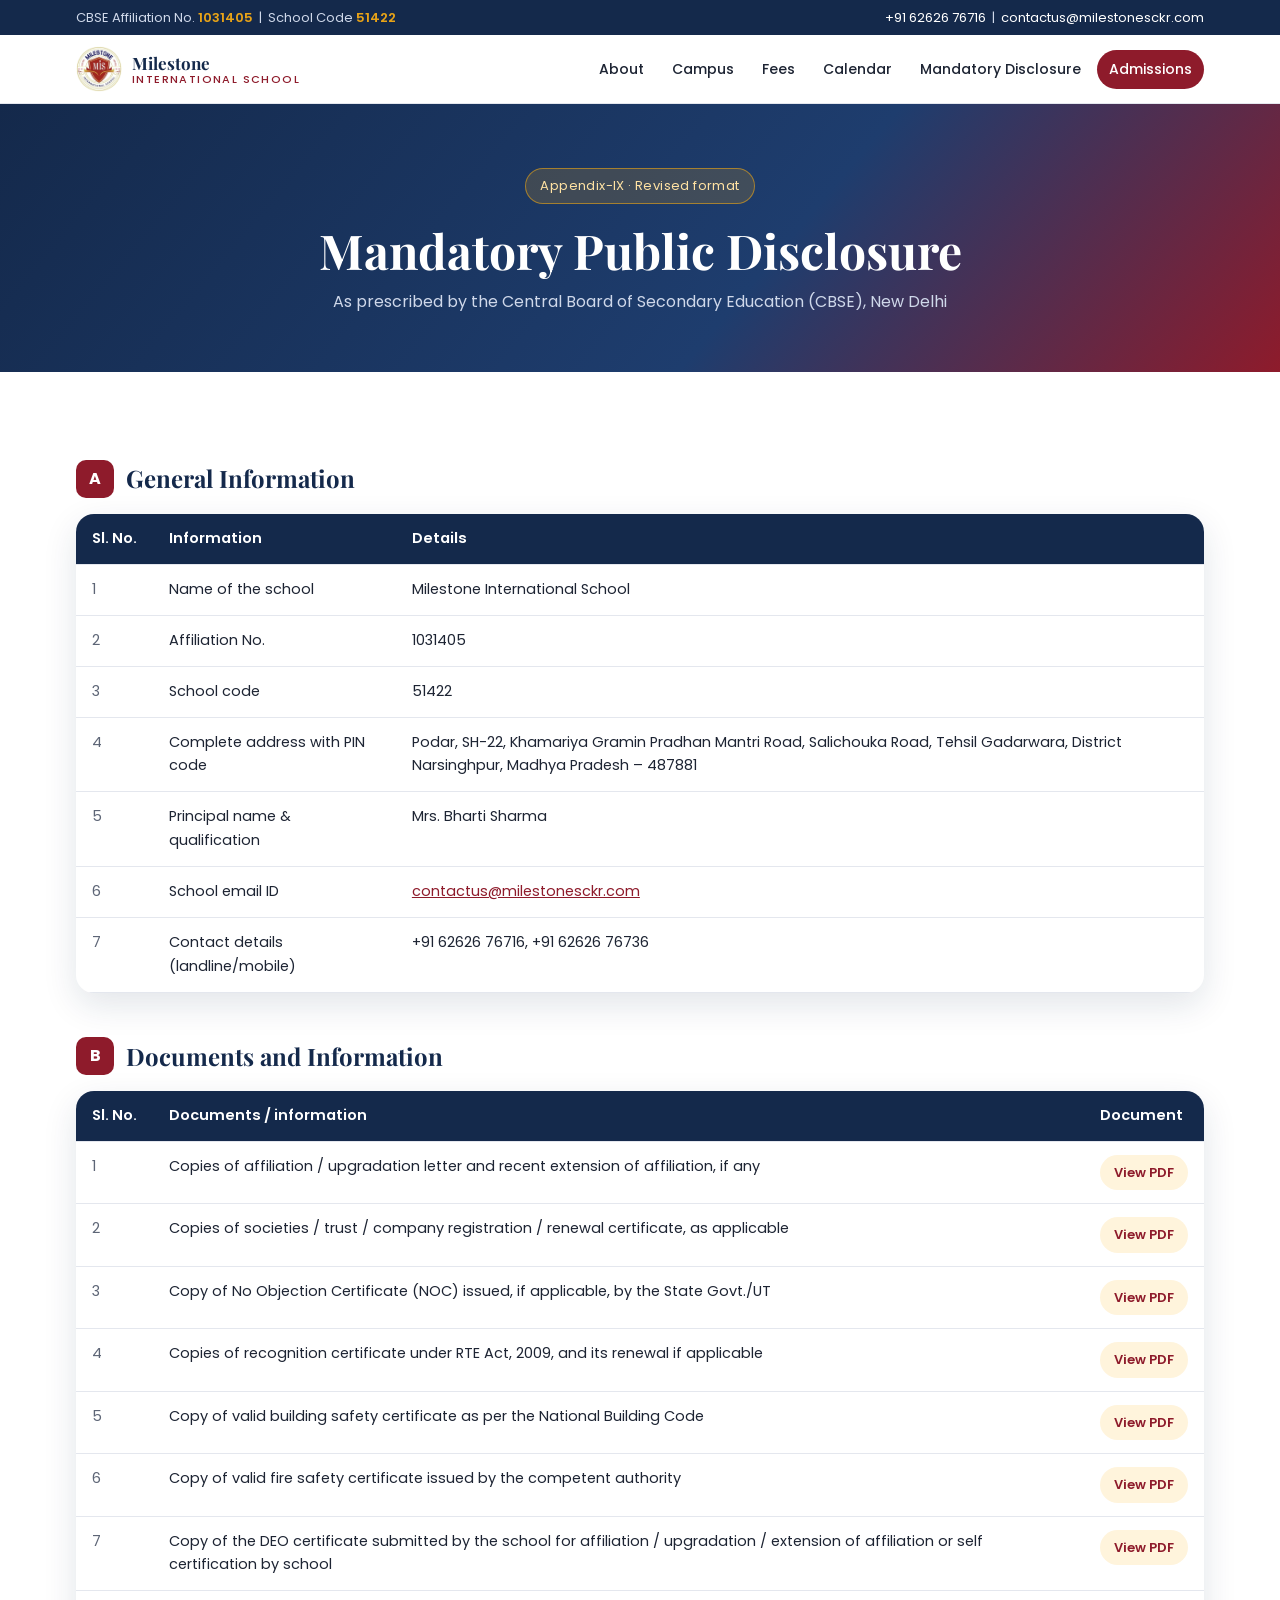
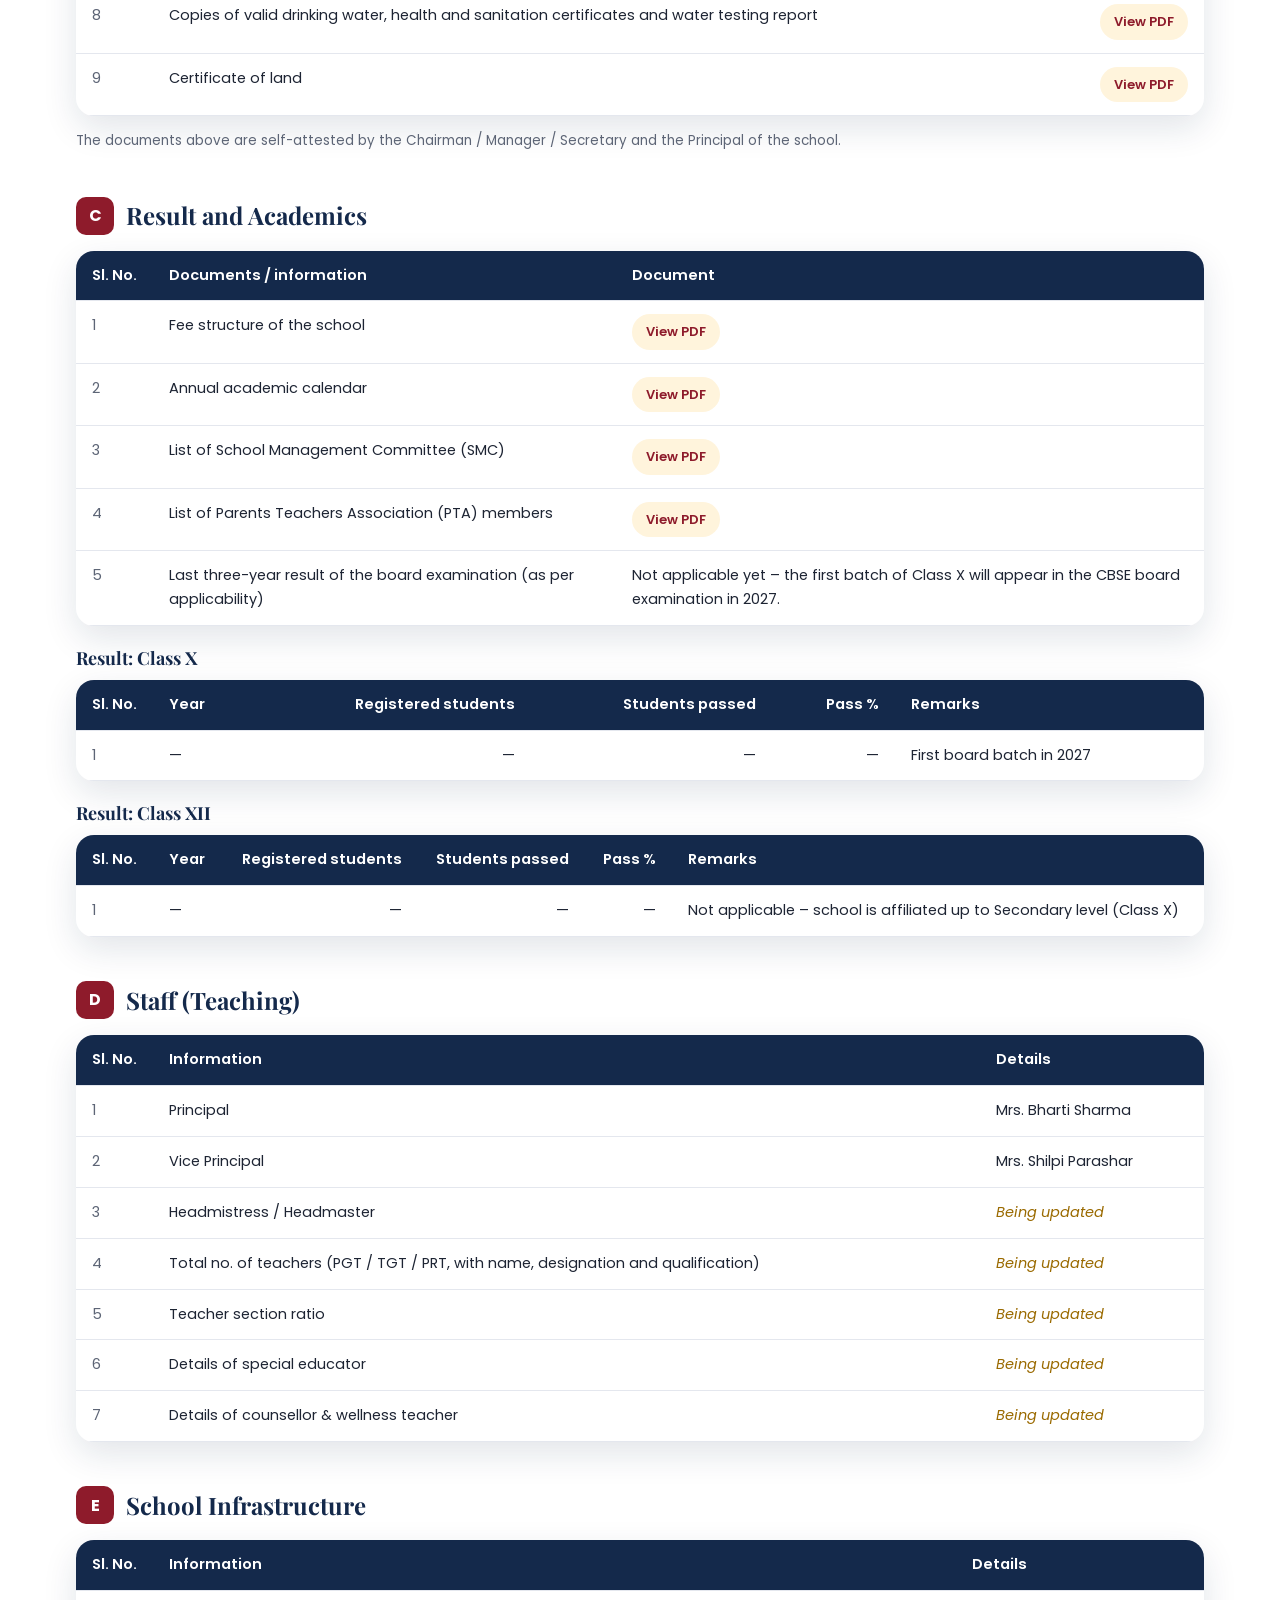
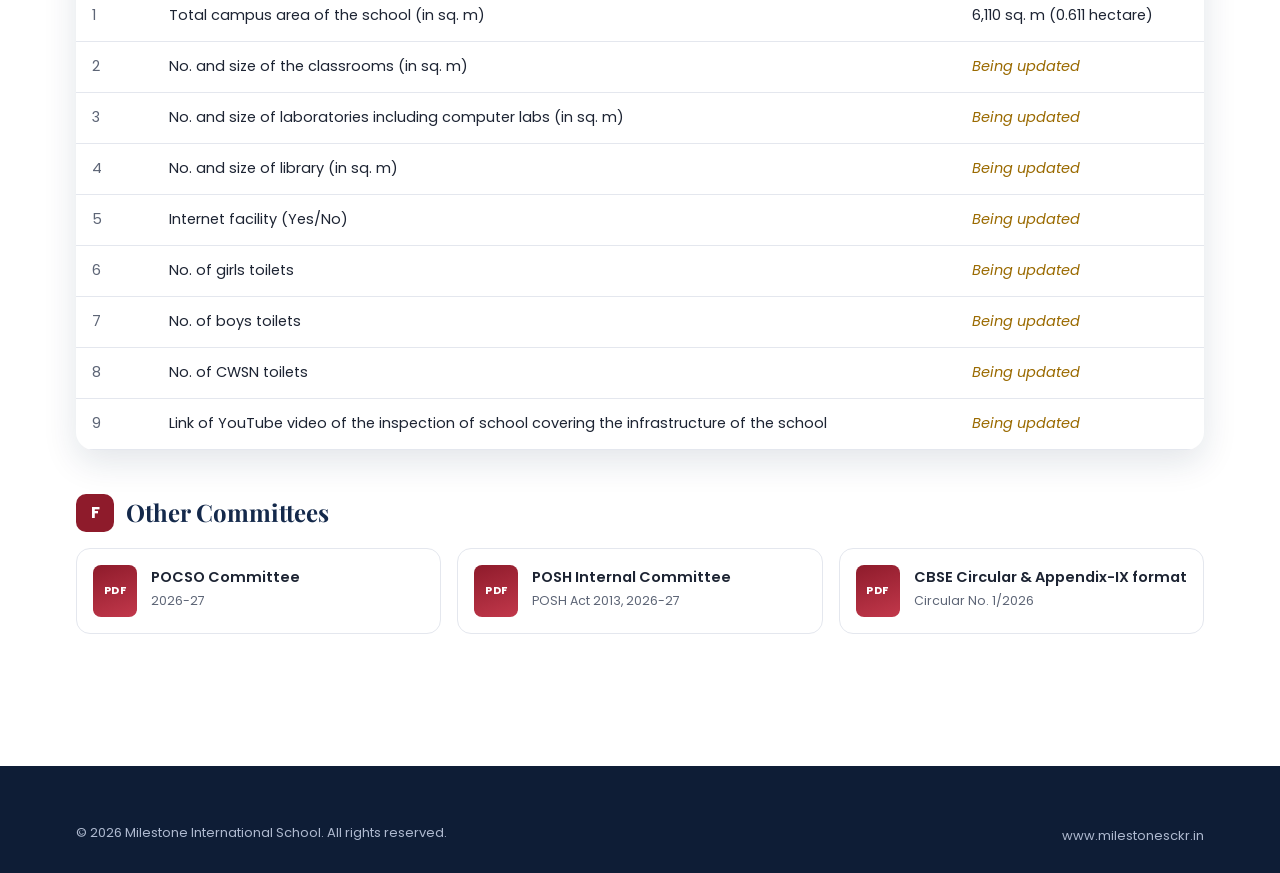
<file: mandatory-disclosure.html>
<!doctype html>
<html lang="en">
<head>
<meta charset="utf-8">
<meta name="viewport" content="width=device-width, initial-scale=1">
<title>Mandatory Public Disclosure (Appendix-IX) | Milestone International School</title>
<meta name="description" content="CBSE Mandatory Public Disclosure (Appendix-IX) of Milestone International School, Podar. Affiliation No. 1031405, School Code 51422.">
<link rel="icon" href="images/logo.jpg">
<link rel="canonical" href="https://www.milestonesckr.in/mandatory-disclosure.html">
<link rel="preconnect" href="https://fonts.googleapis.com">
<link rel="preconnect" href="https://fonts.gstatic.com" crossorigin>
<link href="https://fonts.googleapis.com/css2?family=Playfair+Display:wght@600;700&family=Poppins:wght@400;500;600;700&display=swap" rel="stylesheet">
<link rel="stylesheet" href="style.css">
</head>
<body>

<div class="topstrip">
  <div class="wrap">
    <span>CBSE Affiliation No. <b>1031405</b> &nbsp;|&nbsp; School Code <b>51422</b></span>
    <span class="hide-sm"><a href="tel:+916262676716">+91 62626 76716</a> &nbsp;|&nbsp; <a href="mailto:contactus@milestonesckr.com">contactus@milestonesckr.com</a></span>
  </div>
</div>

<nav class="nav">
  <div class="wrap">
    <a class="brand" href="index.html"><img src="images/logo.jpg" alt="Milestone International School logo"><span>Milestone<small>International School</small></span></a>
    <button class="burger" type="button" aria-label="Open menu"><i></i><i></i><i></i></button>
    <div class="menu">
      <a href="index.html#about">About</a>
      <a href="index.html#campus">Campus</a>
      <a href="index.html#fees">Fees</a>
      <a href="index.html#calendar">Calendar</a>
      <a href="mandatory-disclosure.html">Mandatory Disclosure</a>
      <a class="cta" href="index.html#contact">Admissions</a>
    </div>
  </div>
</nav>

<div class="page-hero">
  <div class="wrap">
    <span class="badge anim-up">Appendix-IX &middot; Revised format</span>
    <h1 class="anim-up d1">Mandatory Public Disclosure</h1>
    <p class="anim-up d2">As prescribed by the Central Board of Secondary Education (CBSE), New Delhi</p>
  </div>
</div>

<section>
  <div class="wrap">

    <div class="part reveal">
      <h2><i>A</i>General Information</h2>
      <div class="table-wrap">
        <table>
          <thead><tr><th>Sl. No.</th><th>Information</th><th>Details</th></tr></thead>
          <tbody>
            <tr><td class="sl">1</td><td>Name of the school</td><td>Milestone International School</td></tr>
            <tr><td class="sl">2</td><td>Affiliation No.</td><td>1031405</td></tr>
            <tr><td class="sl">3</td><td>School code</td><td>51422</td></tr>
            <tr><td class="sl">4</td><td>Complete address with PIN code</td><td>Podar, SH-22, Khamariya Gramin Pradhan Mantri Road, Salichouka Road, Tehsil Gadarwara, District Narsinghpur, Madhya Pradesh – 487881</td></tr>
            <tr><td class="sl">5</td><td>Principal name &amp; qualification</td><td>Mrs. Bharti Sharma</td></tr>
            <tr><td class="sl">6</td><td>School email ID</td><td><a href="mailto:contactus@milestonesckr.com">contactus@milestonesckr.com</a></td></tr>
            <tr><td class="sl">7</td><td>Contact details (landline/mobile)</td><td>+91 62626 76716, +91 62626 76736</td></tr>
          </tbody>
        </table>
      </div>
    </div>

    <div class="part reveal">
      <h2><i>B</i>Documents and Information</h2>
      <div class="table-wrap">
        <table>
          <thead><tr><th>Sl. No.</th><th>Documents / information</th><th>Document</th></tr></thead>
          <tbody>
            <tr><td class="sl">1</td><td>Copies of affiliation / upgradation letter and recent extension of affiliation, if any</td><td><a class="view" href="docs/cbse-affiliation-letter.pdf" target="_blank" rel="noopener">View PDF</a></td></tr>
            <tr><td class="sl">2</td><td>Copies of societies / trust / company registration / renewal certificate, as applicable</td><td><a class="view" href="docs/society-registration-certificate.pdf" target="_blank" rel="noopener">View PDF</a></td></tr>
            <tr><td class="sl">3</td><td>Copy of No Objection Certificate (NOC) issued, if applicable, by the State Govt./UT</td><td><a class="view" href="docs/noc-state-government.pdf" target="_blank" rel="noopener">View PDF</a></td></tr>
            <tr><td class="sl">4</td><td>Copies of recognition certificate under RTE Act, 2009, and its renewal if applicable</td><td><a class="view" href="docs/rte-recognition-certificate.pdf" target="_blank" rel="noopener">View PDF</a></td></tr>
            <tr><td class="sl">5</td><td>Copy of valid building safety certificate as per the National Building Code</td><td><a class="view" href="docs/building-safety-certificate.pdf" target="_blank" rel="noopener">View PDF</a></td></tr>
            <tr><td class="sl">6</td><td>Copy of valid fire safety certificate issued by the competent authority</td><td><a class="view" href="docs/fire-safety-certificate.pdf" target="_blank" rel="noopener">View PDF</a></td></tr>
            <tr><td class="sl">7</td><td>Copy of the DEO certificate submitted by the school for affiliation / upgradation / extension of affiliation or self certification by school</td><td><a class="view" href="docs/self-certification.pdf" target="_blank" rel="noopener">View PDF</a></td></tr>
            <tr><td class="sl">8</td><td>Copies of valid drinking water, health and sanitation certificates and water testing report</td><td><a class="view" href="docs/water-testing-report.pdf" target="_blank" rel="noopener">View PDF</a></td></tr>
            <tr><td class="sl">9</td><td>Certificate of land</td><td><a class="view" href="docs/land-certificate.pdf" target="_blank" rel="noopener">View PDF</a></td></tr>
          </tbody>
        </table>
      </div>
      <p class="note">The documents above are self-attested by the Chairman / Manager / Secretary and the Principal of the school.</p>
    </div>

    <div class="part reveal">
      <h2><i>C</i>Result and Academics</h2>
      <div class="table-wrap">
        <table>
          <thead><tr><th>Sl. No.</th><th>Documents / information</th><th>Document</th></tr></thead>
          <tbody>
            <tr><td class="sl">1</td><td>Fee structure of the school</td><td><a class="view" href="docs/fee-structure-2026-27.pdf" target="_blank" rel="noopener">View PDF</a></td></tr>
            <tr><td class="sl">2</td><td>Annual academic calendar</td><td><a class="view" href="docs/academic-calendar-2026-27.pdf" target="_blank" rel="noopener">View PDF</a></td></tr>
            <tr><td class="sl">3</td><td>List of School Management Committee (SMC)</td><td><a class="view" href="docs/school-management-committee.pdf" target="_blank" rel="noopener">View PDF</a></td></tr>
            <tr><td class="sl">4</td><td>List of Parents Teachers Association (PTA) members</td><td><a class="view" href="docs/parent-teacher-association.pdf" target="_blank" rel="noopener">View PDF</a></td></tr>
            <tr><td class="sl">5</td><td>Last three-year result of the board examination (as per applicability)</td><td>Not applicable yet – the first batch of Class X will appear in the CBSE board examination in 2027.</td></tr>
          </tbody>
        </table>
      </div>
      <h3 style="font-size:18px;margin:22px 0 10px">Result: Class X</h3>
      <div class="table-wrap">
        <table>
          <thead><tr><th>Sl. No.</th><th>Year</th><th class="num">Registered students</th><th class="num">Students passed</th><th class="num">Pass %</th><th>Remarks</th></tr></thead>
          <tbody><tr><td class="sl">1</td><td>—</td><td class="num">—</td><td class="num">—</td><td class="num">—</td><td>First board batch in 2027</td></tr></tbody>
        </table>
      </div>
      <h3 style="font-size:18px;margin:22px 0 10px">Result: Class XII</h3>
      <div class="table-wrap">
        <table>
          <thead><tr><th>Sl. No.</th><th>Year</th><th class="num">Registered students</th><th class="num">Students passed</th><th class="num">Pass %</th><th>Remarks</th></tr></thead>
          <tbody><tr><td class="sl">1</td><td>—</td><td class="num">—</td><td class="num">—</td><td class="num">—</td><td>Not applicable – school is affiliated up to Secondary level (Class X)</td></tr></tbody>
        </table>
      </div>
    </div>

    <div class="part reveal">
      <h2><i>D</i>Staff (Teaching)</h2>
      <div class="table-wrap">
        <table>
          <thead><tr><th>Sl. No.</th><th>Information</th><th>Details</th></tr></thead>
          <tbody>
            <tr><td class="sl">1</td><td>Principal</td><td>Mrs. Bharti Sharma</td></tr>
            <tr><td class="sl">2</td><td>Vice Principal</td><td>Mrs. Shilpi Parashar</td></tr>
            <tr><td class="sl">3</td><td>Headmistress / Headmaster</td><td class="pending">Being updated</td></tr>
            <tr><td class="sl">4</td><td>Total no. of teachers (PGT / TGT / PRT, with name, designation and qualification)</td><td class="pending">Being updated</td></tr>
            <tr><td class="sl">5</td><td>Teacher section ratio</td><td class="pending">Being updated</td></tr>
            <tr><td class="sl">6</td><td>Details of special educator</td><td class="pending">Being updated</td></tr>
            <tr><td class="sl">7</td><td>Details of counsellor &amp; wellness teacher</td><td class="pending">Being updated</td></tr>
          </tbody>
        </table>
      </div>
    </div>

    <div class="part reveal">
      <h2><i>E</i>School Infrastructure</h2>
      <div class="table-wrap">
        <table>
          <thead><tr><th>Sl. No.</th><th>Information</th><th>Details</th></tr></thead>
          <tbody>
            <tr><td class="sl">1</td><td>Total campus area of the school (in sq. m)</td><td>6,110 sq. m (0.611 hectare)</td></tr>
            <tr><td class="sl">2</td><td>No. and size of the classrooms (in sq. m)</td><td class="pending">Being updated</td></tr>
            <tr><td class="sl">3</td><td>No. and size of laboratories including computer labs (in sq. m)</td><td class="pending">Being updated</td></tr>
            <tr><td class="sl">4</td><td>No. and size of library (in sq. m)</td><td class="pending">Being updated</td></tr>
            <tr><td class="sl">5</td><td>Internet facility (Yes/No)</td><td class="pending">Being updated</td></tr>
            <tr><td class="sl">6</td><td>No. of girls toilets</td><td class="pending">Being updated</td></tr>
            <tr><td class="sl">7</td><td>No. of boys toilets</td><td class="pending">Being updated</td></tr>
            <tr><td class="sl">8</td><td>No. of CWSN toilets</td><td class="pending">Being updated</td></tr>
            <tr><td class="sl">9</td><td>Link of YouTube video of the inspection of school covering the infrastructure of the school</td><td class="pending">Being updated</td></tr>
          </tbody>
        </table>
      </div>
    </div>

    <div class="part reveal">
      <h2><i>F</i>Other Committees</h2>
      <div class="docs">
        <a class="doc" href="docs/pocso-committee.pdf" target="_blank" rel="noopener"><span class="pdf">PDF</span><span><b>POCSO Committee</b><small>2026-27</small></span></a>
        <a class="doc" href="docs/posh-internal-committee.pdf" target="_blank" rel="noopener"><span class="pdf">PDF</span><span><b>POSH Internal Committee</b><small>POSH Act 2013, 2026-27</small></span></a>
        <a class="doc" href="docs/cbse-circular-appendix-ix.pdf" target="_blank" rel="noopener"><span class="pdf">PDF</span><span><b>CBSE Circular &amp; Appendix-IX format</b><small>Circular No. 1/2026</small></span></a>
      </div>
    </div>

  </div>
</section>

<footer>
  <div class="wrap">
    <div class="copy" style="border:0;margin:0;padding:0"><span>&copy; <span id="yr">2026</span> Milestone International School. All rights reserved.</span><a href="index.html" style="display:inline">www.milestonesckr.in</a></div>
  </div>
</footer>

<script src="site.js"></script>
</body>
</html>
</file>
<file: style.css>
:root {
  --navy: #14294b;
  --navy-2: #1e3d6e;
  --maroon: #8e1b2b;
  --gold: #e8a317;
  --gold-soft: #fff4dc;
  --ink: #1d2433;
  --muted: #5d6576;
  --line: #e4e7ee;
  --bg: #ffffff;
  --bg-soft: #f6f7fb;
  --radius: 18px;
  --shadow: 0 12px 34px rgba(20, 41, 75, .12);
}
* { box-sizing: border-box; }
html { scroll-behavior: smooth; scroll-padding-top: 76px; }
body { margin: 0; font-family: "Poppins", system-ui, -apple-system, "Segoe UI", Roboto, Arial, sans-serif; color: var(--ink); background: var(--bg); line-height: 1.65; overflow-x: hidden; }
h1, h2, h3, h4 { font-family: "Playfair Display", Georgia, serif; line-height: 1.2; margin: 0; color: var(--navy); }
a { color: var(--maroon); }
img { max-width: 100%; display: block; }
.wrap { max-width: 1160px; margin: 0 auto; padding: 0 16px; }

/* Top strip + nav */
.topstrip { background: var(--navy); color: #cfd8ea; font-size: 13px; }
.topstrip .wrap { display: flex; justify-content: space-between; gap: 12px; flex-wrap: wrap; padding-top: 7px; padding-bottom: 7px; }
.topstrip a { color: #fff; text-decoration: none; }
.topstrip b { color: var(--gold); font-weight: 600; }
.nav { position: sticky; top: 0; z-index: 50; background: rgba(255,255,255,.94); backdrop-filter: blur(10px); border-bottom: 1px solid var(--line); transition: box-shadow .3s; }
.nav.scrolled { box-shadow: 0 6px 24px rgba(20,41,75,.1); }
.nav .wrap { display: flex; align-items: center; justify-content: space-between; height: 68px; }
.brand { display: flex; align-items: center; gap: 10px; text-decoration: none; }
.brand img { width: 46px; height: 46px; border-radius: 50%; object-fit: contain; background: #fff; }
.brand span { font-family: "Playfair Display", serif; font-weight: 700; color: var(--navy); font-size: 17px; line-height: 1.1; }
.brand small { display: block; font-family: "Poppins", sans-serif; font-weight: 500; color: var(--maroon); font-size: 11px; letter-spacing: 1.4px; text-transform: uppercase; }
.menu { display: flex; gap: 4px; align-items: center; }
.menu a { text-decoration: none; color: var(--ink); font-size: 14px; font-weight: 500; padding: 8px 12px; border-radius: 999px; transition: background .2s, color .2s; }
.menu a:hover { background: var(--bg-soft); color: var(--maroon); }
.menu a.cta { background: var(--maroon); color: #fff; }
.menu a.cta:hover { background: #6f1421; color: #fff; }
.burger { display: none; width: 44px; height: 44px; border: 0; background: none; cursor: pointer; padding: 10px; }
.burger i { display: block; height: 2px; background: var(--navy); margin: 6px 0; transition: transform .3s, opacity .3s; }
.nav.open .burger i:nth-child(1) { transform: translateY(8px) rotate(45deg); }
.nav.open .burger i:nth-child(2) { opacity: 0; }
.nav.open .burger i:nth-child(3) { transform: translateY(-8px) rotate(-45deg); }

/* Buttons */
.btn { display: inline-flex; align-items: center; gap: 8px; text-decoration: none; font-weight: 600; font-size: 15px; padding: 14px 26px; border-radius: 999px; border: 0; cursor: pointer; transition: transform .2s, box-shadow .2s, background .2s; }
.btn:hover { transform: translateY(-2px); }
.btn.gold { background: var(--gold); color: #2a1a00; box-shadow: 0 8px 22px rgba(232,163,23,.35); }
.btn.ghost { background: rgba(255,255,255,.12); color: #fff; border: 1px solid rgba(255,255,255,.5); }
.btn.maroon { background: var(--maroon); color: #fff; }
.btn.navy { background: var(--navy); color: #fff; }
.btn.small { padding: 9px 16px; font-size: 13px; }

/* Hero */
.hero { position: relative; min-height: calc(100svh - 68px); display: grid; place-items: center; overflow: hidden; color: #fff; text-align: center; }
.hero .bg { position: absolute; inset: 0; background: url("images/campus.jpg") center/cover no-repeat; animation: kenburns 22s ease-in-out infinite alternate; }
.hero::after { content: ""; position: absolute; inset: 0; background: linear-gradient(160deg, rgba(20,41,75,.88) 0%, rgba(20,41,75,.55) 50%, rgba(142,27,43,.72) 100%); }
.hero .inner { position: relative; z-index: 1; padding: 56px 16px 72px; max-width: 900px; }
.hero .logo { width: 120px; height: 120px; margin: 0 auto 22px; border-radius: 50%; background: #fff; padding: 6px; box-shadow: 0 0 0 6px rgba(255,255,255,.18); animation: pop .9s cubic-bezier(.2,1.4,.4,1) both; }
.badge { display: inline-flex; align-items: center; gap: 8px; background: rgba(232,163,23,.18); border: 1px solid rgba(232,163,23,.6); color: #ffe2a3; font-size: 13px; letter-spacing: .4px; padding: 6px 14px; border-radius: 999px; margin-bottom: 18px; }
.hero h1 { color: #fff; font-size: clamp(36px, 6.4vw, 70px); }
.hero h1 em { font-style: normal; color: var(--gold); }
.hero p.lead { font-size: clamp(16px, 2vw, 20px); color: #e3e9f5; margin: 16px auto 30px; max-width: 640px; }
.hero .actions { display: flex; gap: 12px; justify-content: center; flex-wrap: wrap; }
.scrollcue { position: absolute; z-index: 1; bottom: 18px; left: 50%; transform: translateX(-50%); width: 26px; height: 42px; border: 2px solid rgba(255,255,255,.7); border-radius: 14px; }
.scrollcue::before { content: ""; position: absolute; left: 50%; top: 8px; width: 4px; height: 8px; margin-left: -2px; background: #fff; border-radius: 2px; animation: cue 1.8s infinite; }
.anim-up { animation: up .9s ease both; }
.d1 { animation-delay: .15s; } .d2 { animation-delay: .3s; } .d3 { animation-delay: .45s; } .d4 { animation-delay: .6s; }

/* Stats */
.stats { position: relative; z-index: 2; margin-top: -54px; }
.stats .grid { display: grid; grid-template-columns: repeat(4, 1fr); background: #fff; border-radius: var(--radius); box-shadow: var(--shadow); overflow: hidden; }
.stat { padding: 26px 18px; text-align: center; border-right: 1px solid var(--line); }
.stat:last-child { border-right: 0; }
.stat b { display: block; font-family: "Playfair Display", serif; font-size: clamp(22px, 3.2vw, 34px); white-space: nowrap; color: var(--maroon); line-height: 1.1; }
.stat span { font-size: 13px; color: var(--muted); }

/* Sections */
section { padding: 88px 0; }
.soft { background: var(--bg-soft); }
.head { text-align: center; max-width: 720px; margin: 0 auto 48px; }
.eyebrow { display: inline-block; color: var(--maroon); font-weight: 600; font-size: 13px; letter-spacing: 2px; text-transform: uppercase; margin-bottom: 10px; }
.head h2 { font-size: clamp(28px, 4vw, 42px); }
.head p { color: var(--muted); margin: 14px 0 0; }
.bar { width: 64px; height: 4px; border-radius: 4px; background: linear-gradient(90deg, var(--maroon), var(--gold)); margin: 16px auto 0; }

/* About */
.about { display: grid; grid-template-columns: 1.05fr 1fr; gap: 48px; align-items: center; }
.about .pic { position: relative; }
.about .pic img { border-radius: var(--radius); box-shadow: var(--shadow); aspect-ratio: 4/3; object-fit: cover; width: 100%; }
.about .pic .tag { position: absolute; right: -14px; bottom: -18px; background: var(--maroon); color: #fff; padding: 16px 20px; border-radius: 14px; box-shadow: var(--shadow); font-size: 13px; }
.about .pic .tag b { display: block; font-family: "Playfair Display", serif; font-size: 22px; color: var(--gold); }
.about h3 { font-size: 22px; margin: 18px 0 6px; }
.about p { color: var(--muted); margin: 0 0 6px; }

/* Cards */
.cards { display: grid; grid-template-columns: repeat(4, 1fr); gap: 20px; }
.card { background: #fff; border: 1px solid var(--line); border-radius: var(--radius); padding: 26px 22px; transition: transform .3s, box-shadow .3s, border-color .3s; }
.card:hover { transform: translateY(-6px); box-shadow: var(--shadow); border-color: transparent; }
.card .ic { width: 52px; height: 52px; border-radius: 14px; display: grid; place-items: center; background: var(--gold-soft); color: var(--maroon); margin-bottom: 16px; }
.card .ic svg { width: 26px; height: 26px; }
.card h3 { font-size: 19px; margin-bottom: 8px; }
.card p { color: var(--muted); font-size: 14.5px; margin: 0; }

/* Gallery */
.gallery { display: grid; grid-template-columns: repeat(4, 1fr); grid-auto-rows: 200px; gap: 14px; }
.gallery button { position: relative; padding: 0; border: 0; border-radius: 14px; overflow: hidden; cursor: zoom-in; background: #ddd; }
.gallery button.big { grid-column: span 2; grid-row: span 2; }
.gallery img { width: 100%; height: 100%; object-fit: cover; transition: transform .6s; }
.gallery button:hover img { transform: scale(1.08); }
.gallery button span { position: absolute; left: 0; right: 0; bottom: 0; padding: 26px 14px 12px; color: #fff; font-size: 14px; font-weight: 500; text-align: left; background: linear-gradient(transparent, rgba(0,0,0,.65)); }
.lightbox { position: fixed; inset: 0; z-index: 100; background: rgba(10,16,30,.92); display: none; align-items: center; justify-content: center; padding: 16px; }
.lightbox.on { display: flex; animation: fade .25s ease; }
.lightbox img { max-height: 86vh; border-radius: 10px; }
.lightbox .x, .lightbox .lb-prev, .lightbox .lb-next { position: absolute; background: rgba(255,255,255,.14); color: #fff; border: 0; width: 48px; height: 48px; border-radius: 50%; font-size: 26px; cursor: pointer; }
.lightbox .x { top: 16px; right: 16px; }
.lightbox .lb-prev { left: 16px; top: 50%; transform: translateY(-50%); }
.lightbox .lb-next { right: 16px; top: 50%; transform: translateY(-50%); }
.lightbox p { position: absolute; bottom: 14px; left: 0; right: 0; text-align: center; color: #dfe5f2; margin: 0; }

/* Fees */
.table-wrap { overflow-x: auto; border-radius: var(--radius); box-shadow: var(--shadow); background: #fff; }
table { width: 100%; border-collapse: collapse; font-size: 14.5px; }
th, td { padding: 13px 16px; border-bottom: 1px solid var(--line); text-align: left; vertical-align: top; }
thead th { background: var(--navy); color: #fff; font-weight: 600; white-space: nowrap; }
tbody tr:hover { background: #fafbfe; }
thead th small { font-weight: 400; opacity: .8; }
#fees td:first-child { white-space: nowrap; font-weight: 500; }
@media (max-width: 640px) {
  th, td { padding: 11px 10px; font-size: 13.5px; }
  .part thead th { white-space: normal; }
  .part td { overflow-wrap: anywhere; }
  td.sl { width: 34px; }
  .view { padding: 6px 10px; font-size: 12px; }
}
td.num, th.num { text-align: right; white-space: nowrap; }
.note { color: var(--muted); font-size: 13.5px; margin: 14px 0 0; }

/* Calendar timeline */
.timeline { display: grid; grid-template-columns: repeat(3, 1fr); gap: 16px; }
.event { display: flex; gap: 14px; align-items: flex-start; background: #fff; border-radius: 14px; padding: 16px; border: 1px solid var(--line); transition: transform .25s; }
.event:hover { transform: translateY(-3px); }
.event .date { flex: 0 0 62px; text-align: center; background: var(--navy); color: #fff; border-radius: 10px; padding: 6px 4px; }
.event .date b { display: block; font-size: 22px; line-height: 1.1; font-family: "Playfair Display", serif; }
.event .date small { font-size: 11px; letter-spacing: 1px; text-transform: uppercase; color: var(--gold); }
.event h4 { font-family: "Poppins", sans-serif; font-size: 15px; color: var(--ink); margin: 2px 0 2px; }
.event p { margin: 0; color: var(--muted); font-size: 13px; }
.event.exam .date { background: var(--maroon); }
.event.ptm .date { background: var(--gold); color: #2a1a00; }
.event.ptm .date small { color: #5a3a00; }

/* Docs */
.docs { display: grid; grid-template-columns: repeat(3, 1fr); gap: 16px; }
.doc { display: flex; gap: 14px; align-items: center; background: #fff; border: 1px solid var(--line); border-radius: 14px; padding: 16px; text-decoration: none; color: var(--ink); transition: transform .25s, box-shadow .25s, border-color .25s; }
.doc:hover { transform: translateY(-4px); box-shadow: var(--shadow); border-color: transparent; }
.doc .pdf { flex: 0 0 44px; height: 52px; border-radius: 8px; background: linear-gradient(160deg, var(--maroon), #c2384b); color: #fff; font-size: 11px; font-weight: 700; display: grid; place-items: center; letter-spacing: .5px; }
.doc b { display: block; font-size: 14.5px; font-weight: 600; line-height: 1.35; }
.doc small { color: var(--muted); font-size: 12.5px; }
.disclosure-cta { margin-top: 36px; display: flex; gap: 20px; align-items: center; justify-content: space-between; flex-wrap: wrap; padding: 28px; border-radius: var(--radius); background: linear-gradient(120deg, var(--navy), var(--navy-2)); color: #fff; }
.disclosure-cta h3 { color: #fff; font-size: 24px; }
.disclosure-cta p { margin: 6px 0 0; color: #cfd8ea; }

/* Contact */
.contact { display: grid; grid-template-columns: 1fr 1.1fr; gap: 28px; }
.panel { background: #fff; border-radius: var(--radius); box-shadow: var(--shadow); padding: 28px; }
.info { list-style: none; margin: 0 0 20px; padding: 0; display: grid; gap: 16px; }
.info li { display: flex; gap: 14px; }
.info .ic { flex: 0 0 42px; height: 42px; border-radius: 12px; background: var(--gold-soft); color: var(--maroon); display: grid; place-items: center; }
.info .ic svg { width: 20px; height: 20px; }
.info b { display: block; font-size: 14px; color: var(--navy); }
.info span, .info a { color: var(--muted); font-size: 14.5px; text-decoration: none; }
.map { width: 100%; height: 240px; border: 0; border-radius: 14px; }
form.apply { display: grid; gap: 14px; }
form.apply .row { display: grid; grid-template-columns: 1fr 1fr; gap: 14px; }
form.apply label { display: grid; gap: 6px; font-size: 13.5px; font-weight: 500; color: var(--navy); }
form.apply input, form.apply select, form.apply textarea { font: inherit; font-size: 15px; padding: 12px 14px; border: 1px solid var(--line); border-radius: 12px; background: var(--bg-soft); color: var(--ink); transition: border-color .2s, background .2s; width: 100%; }
form.apply input:focus, form.apply select:focus, form.apply textarea:focus { outline: 0; border-color: var(--gold); background: #fff; }

/* Footer */
footer { background: #0e1d36; color: #aeb9cf; padding: 56px 0 24px; font-size: 14px; }
footer .cols { display: grid; grid-template-columns: 1.4fr 1fr 1fr; gap: 32px; }
footer h4 { color: #fff; font-family: "Poppins", sans-serif; font-size: 15px; margin-bottom: 12px; }
footer a { color: #aeb9cf; text-decoration: none; display: block; padding: 3px 0; }
footer a:hover { color: var(--gold); }
footer .copy { border-top: 1px solid rgba(255,255,255,.1); margin-top: 36px; padding-top: 18px; display: flex; justify-content: space-between; gap: 10px; flex-wrap: wrap; font-size: 13px; }
.fab { position: fixed; right: 18px; bottom: 18px; z-index: 60; width: 56px; height: 56px; border-radius: 50%; background: #25d366; display: grid; place-items: center; box-shadow: 0 10px 24px rgba(0,0,0,.25); animation: pulse 2.4s infinite; }
.fab svg { width: 30px; height: 30px; fill: #fff; }

/* Disclosure page */
.page-hero { background: linear-gradient(130deg, var(--navy), var(--navy-2) 60%, var(--maroon)); color: #fff; padding: 64px 0 56px; text-align: center; }
.page-hero h1 { color: #fff; font-size: clamp(30px, 5vw, 48px); }
.page-hero p { color: #cfd8ea; margin: 10px 0 0; }
.part { margin-bottom: 44px; }
.part h2 { font-size: 24px; margin-bottom: 16px; display: flex; gap: 12px; align-items: center; }
.part h2 i { font-style: normal; font-family: "Poppins", sans-serif; width: 38px; height: 38px; border-radius: 10px; background: var(--maroon); color: #fff; display: grid; place-items: center; font-size: 16px; }
.view { display: inline-flex; align-items: center; gap: 6px; background: var(--gold-soft); color: var(--maroon); font-weight: 600; font-size: 13px; text-decoration: none; padding: 7px 14px; border-radius: 999px; white-space: nowrap; }
.view:hover { background: var(--maroon); color: #fff; }
td.sl { width: 56px; color: var(--muted); }
.pending { color: #9a6a00; font-style: italic; }

/* Reveal on scroll */
.reveal { opacity: 0; transform: translateY(34px); transition: opacity .8s ease, transform .8s ease; }
.reveal.in { opacity: 1; transform: none; }
.reveal.d1 { transition-delay: .1s; } .reveal.d2 { transition-delay: .2s; } .reveal.d3 { transition-delay: .3s; }

@keyframes kenburns { from { transform: scale(1); } to { transform: scale(1.12) translate(-1.5%, -1%); } }
@keyframes up { from { opacity: 0; transform: translateY(28px); } to { opacity: 1; transform: none; } }
@keyframes pop { from { opacity: 0; transform: scale(.6); } to { opacity: 1; transform: scale(1); } }
@keyframes cue { 0% { opacity: 0; transform: translateY(0); } 40% { opacity: 1; } 100% { opacity: 0; transform: translateY(14px); } }
@keyframes fade { from { opacity: 0; } to { opacity: 1; } }
@keyframes pulse { 0%, 100% { box-shadow: 0 0 0 0 rgba(37,211,102,.5); } 50% { box-shadow: 0 0 0 14px rgba(37,211,102,0); } }

@media (prefers-reduced-motion: reduce) {
  *, *::before, *::after { animation: none !important; transition: none !important; }
  .reveal { opacity: 1; transform: none; }
}

@media (max-width: 980px) {
  .cards { grid-template-columns: repeat(2, 1fr); }
  .docs, .timeline { grid-template-columns: repeat(2, 1fr); }
  .about, .contact { grid-template-columns: 1fr; }
  .gallery { grid-template-columns: repeat(2, 1fr); grid-auto-rows: 170px; }
  footer .cols { grid-template-columns: 1fr 1fr; }
}
@media (max-width: 860px) {
  .burger { display: block; }
  .menu { position: absolute; top: 68px; left: 0; right: 0; flex-direction: column; align-items: stretch; background: #fff; padding: 10px 16px 18px; border-bottom: 1px solid var(--line); box-shadow: 0 14px 24px rgba(20,41,75,.1); display: none; }
  .nav.open .menu { display: flex; animation: fade .2s; }
  .menu a { padding: 12px 14px; border-radius: 10px; }
}
@media (max-width: 640px) {
  section { padding: 64px 0; }
  .stats .grid { grid-template-columns: repeat(2, 1fr); }
  .stat:nth-child(2) { border-right: 0; }
  .stat:nth-child(1), .stat:nth-child(2) { border-bottom: 1px solid var(--line); }
  .cards, .docs, .timeline { grid-template-columns: 1fr; }
  .gallery button.big { grid-column: span 2; grid-row: span 1; }
  form.apply .row { grid-template-columns: 1fr; }
  footer .cols { grid-template-columns: 1fr; }
  .about .pic .tag { right: 10px; }
  .topstrip .hide-sm { display: none; }
  .brand span { font-size: 15px; }
}
</file>
